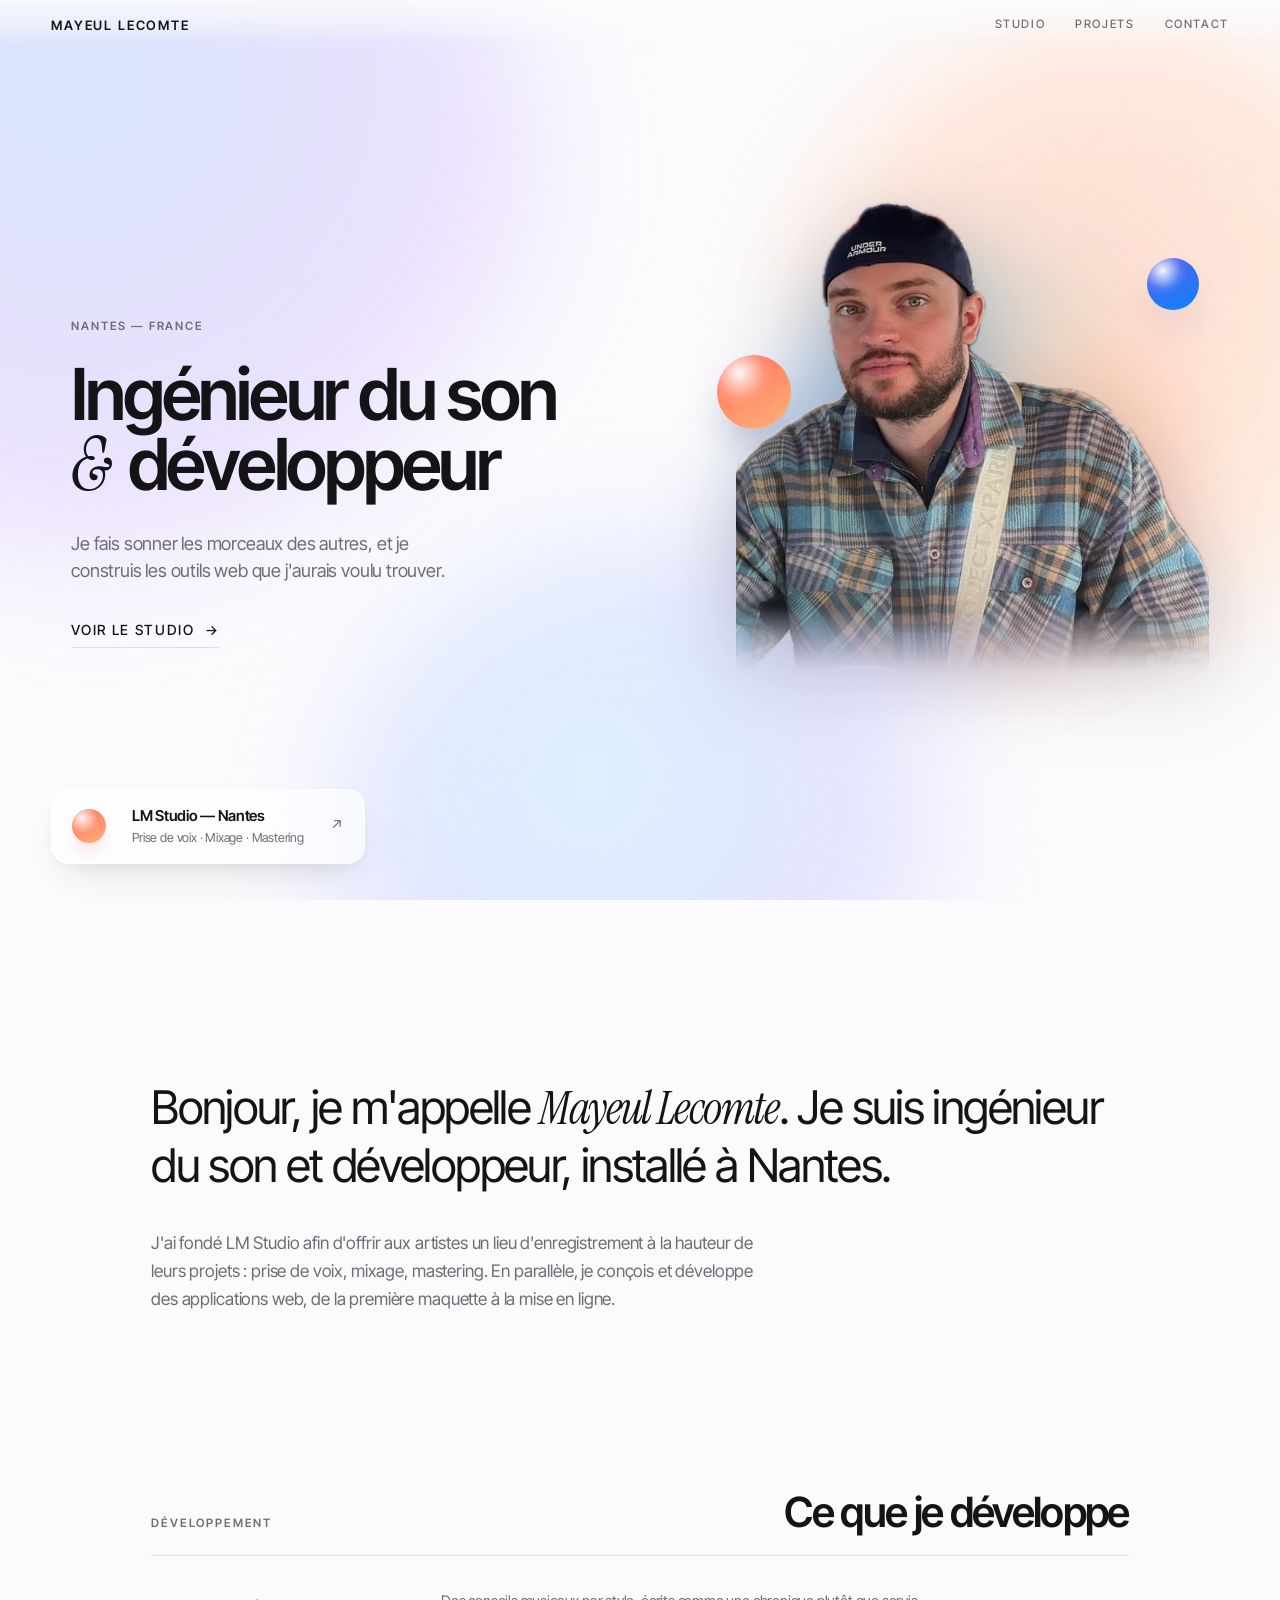
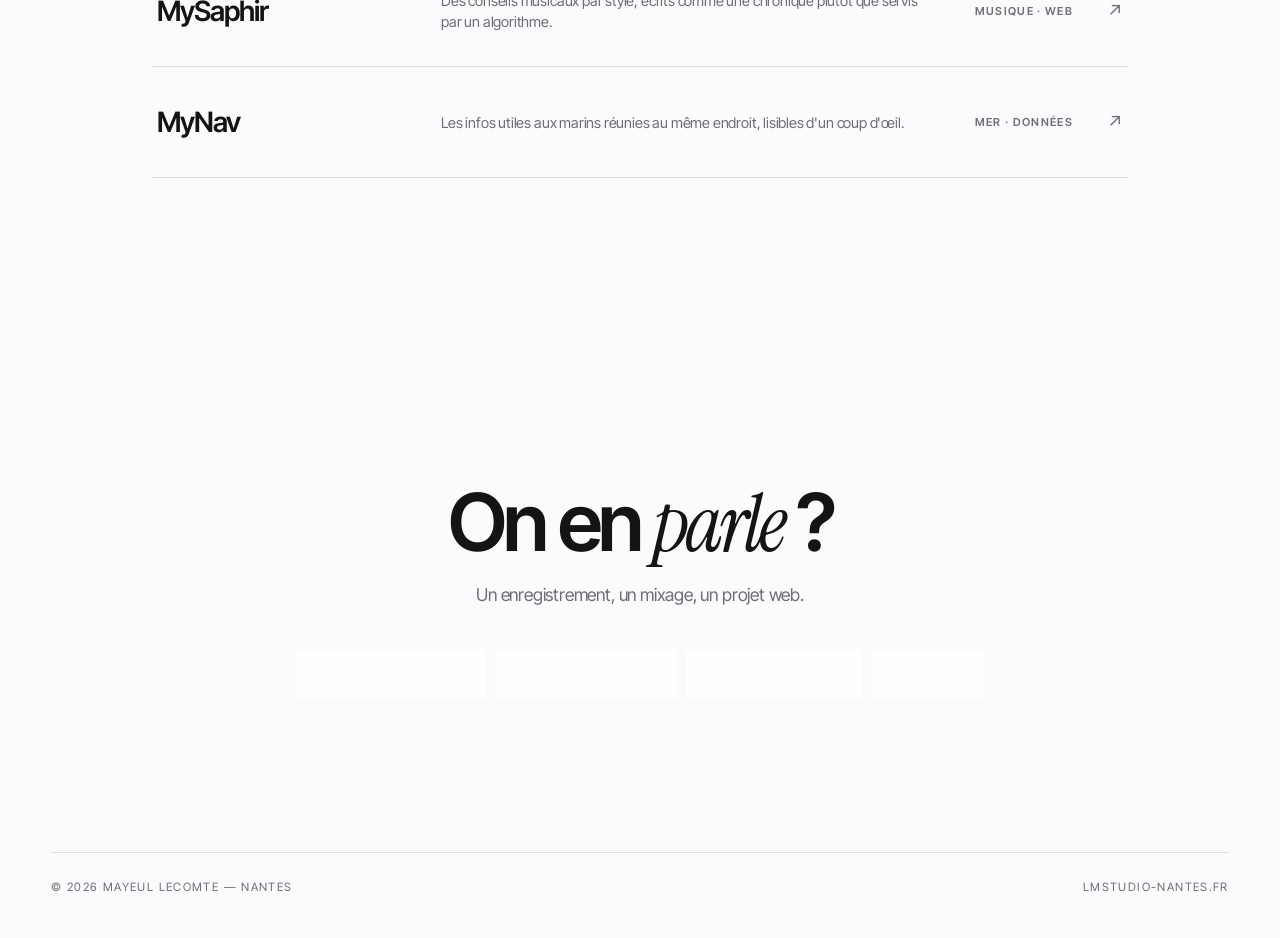
<file: index.html>
<!DOCTYPE html>
<html lang="fr">
<head>
<meta charset="utf-8">
<meta name="viewport" content="width=device-width, initial-scale=1, viewport-fit=cover">

<title>Mayeul Lecomte — Ingénieur du son et développeur, Nantes</title>
<meta name="description" content="Mayeul Lecomte, ingénieur du son et développeur à Nantes. Fondateur de LM Studio, studio d'enregistrement. Prise de voix, mixage, mastering et applications web.">
<meta name="author" content="Mayeul Lecomte">
<link rel="canonical" href="https://mayeullecomte.github.io/">
<meta name="robots" content="index, follow, max-image-preview:large">
<meta name="theme-color" content="#fbfbfd">

<meta property="og:type" content="profile">
<meta property="og:site_name" content="Mayeul Lecomte">
<meta property="og:title" content="Mayeul Lecomte — Ingénieur du son et développeur">
<meta property="og:description" content="Ingénieur du son et développeur à Nantes. Fondateur de LM Studio, studio d'enregistrement.">
<meta property="og:url" content="https://mayeullecomte.github.io/">
<meta property="og:image" content="https://mayeullecomte.github.io/assets/og.jpg">
<meta property="og:locale" content="fr_FR">
<meta property="profile:first_name" content="Mayeul">
<meta property="profile:last_name" content="Lecomte">
<meta name="twitter:card" content="summary_large_image">
<meta name="twitter:title" content="Mayeul Lecomte — Ingénieur du son et développeur">
<meta name="twitter:description" content="Ingénieur du son et développeur à Nantes. Fondateur de LM Studio.">
<meta name="twitter:image" content="https://mayeullecomte.github.io/assets/og.jpg">

<link rel="preconnect" href="https://fonts.googleapis.com">
<link rel="preconnect" href="https://fonts.gstatic.com" crossorigin>
<link href="https://fonts.googleapis.com/css2?family=Inter+Tight:wght@400;500;600;700&family=Instrument+Serif:ital@0;1&display=swap" rel="stylesheet">
<link rel="icon" href="data:image/svg+xml,<svg xmlns='http://www.w3.org/2000/svg' viewBox='0 0 100 100'><defs><linearGradient id='g' x1='0' y1='0' x2='1' y2='1'><stop offset='0' stop-color='%235e5ce6'/><stop offset='1' stop-color='%230a84ff'/></linearGradient></defs><circle cx='50' cy='50' r='44' fill='url(%23g)'/><circle cx='36' cy='34' r='13' fill='white' opacity='.6'/></svg>">
<link rel="apple-touch-icon" href="assets/icon.png">
<link rel="stylesheet" href="assets/style.css">
<noscript><style>.rise,.row,.pills .pill{opacity:1!important;transform:none!important}</style></noscript>

<script type="application/ld+json">
{
  "@context":"https://schema.org",
  "@type":"Person",
  "name":"Mayeul Lecomte",
  "givenName":"Mayeul",
  "familyName":"Lecomte",
  "url":"https://mayeullecomte.github.io/",
  "image":"https://mayeullecomte.github.io/assets/og.jpg",
  "jobTitle":["Ingénieur du son","Développeur web","Fondateur de LM Studio"],
  "address":{"@type":"PostalAddress","addressLocality":"Nantes","postalCode":"44000","addressCountry":"FR"},
  "worksFor":{
    "@type":"Organization",
    "name":"LM Studio",
    "url":"https://lmstudio-nantes.fr",
    "description":"Studio d'enregistrement à Nantes",
    "address":{"@type":"PostalAddress","streetAddress":"88 avenue de la Baraudière","addressLocality":"Nantes","postalCode":"44000","addressCountry":"FR"}
  },
  "knowsAbout":["Ingénierie du son","Prise de voix","Mixage","Mastering","Développement web","JavaScript"],
  "sameAs":["https://lmstudio-nantes.fr","https://www.instagram.com/mayeul_lecomte/"]
}
</script>
</head>
<body id="top">

<header class="topbar">
  <a class="mark" href="#top">Mayeul Lecomte</a>
  <nav>
    <a href="#studio">Studio</a>
    <a href="#projets">Projets</a>
    <a class="keep" href="contact.html">Contact</a>
  </nav>
</header>

<main>

  <section class="hero">
    <div class="wash" aria-hidden="true"><span></span><span></span><span></span></div>

    <div class="hero-inner">
      <div class="hero-text">
        <p class="eyebrow">Nantes — France</p>
        <h1>
          <span class="l"><span>Ingénieur du son</span></span>
          <span class="l"><span><span class="amp">&amp;</span> développeur</span></span>
        </h1>
        <p class="lede">Je fais sonner les morceaux des autres, et je construis les outils web que j'aurais voulu trouver.</p>
        <a class="cta-line" href="#studio">Voir le studio <span aria-hidden="true">→</span></a>
      </div>

      <div class="hero-figure">
        <div class="glow" aria-hidden="true"></div>
        <img class="me" src="assets/mayeul.png" alt="Mayeul Lecomte, ingénieur du son et développeur à Nantes" width="842" height="860" fetchpriority="high">
        <span class="orb o1" aria-hidden="true"></span>
        <span class="orb o2" aria-hidden="true"></span>
      </div>
    </div>

    <a class="panel" id="studio" href="https://lmstudio-nantes.fr" target="_blank" rel="noopener">
      <span class="dot" aria-hidden="true"></span>
      <span>
        <b>LM Studio — Nantes</b>
        <small>Prise de voix · Mixage · Mastering</small>
      </span>
      <span class="go" aria-hidden="true">↗</span>
    </a>
  </section>

  <section class="statement rise">
    <p>Bonjour, je m'appelle <span class="s">Mayeul Lecomte</span>. Je suis ingénieur du son et développeur, installé à Nantes.</p>
    <p class="sub">J'ai fondé LM Studio afin d'offrir aux artistes un lieu d'enregistrement à la hauteur de leurs projets : prise de voix, mixage, mastering. En parallèle, je conçois et développe des applications web, de la première maquette à la mise en ligne.</p>
  </section>

  <section class="index" id="projets">
    <div class="index-head">
      <span class="eyebrow">Développement</span>
      <h2>Ce que je développe</h2>
    </div>

    <a class="row" href="https://mayeullecomte.github.io/sillon/" target="_blank" rel="noopener">
      <span class="t">MySaphir</span>
      <span class="d">Des conseils musicaux par style, écrits comme une chronique plutôt que servis par un algorithme.</span>
      <span class="tag">Musique · Web</span>
      <span class="go" aria-hidden="true">↗</span>
    </a>

    <a class="row" href="https://mayeullecomte.github.io/veille-marine/" target="_blank" rel="noopener">
      <span class="t">MyNav</span>
      <span class="d">Les infos utiles aux marins réunies au même endroit, lisibles d'un coup d'œil.</span>
      <span class="tag">Mer · Données</span>
      <span class="go" aria-hidden="true">↗</span>
    </a>
  </section>

  <section class="band rise" id="contact">
    <h2>On en <span class="s">parle</span> ?</h2>
    <p class="sub">Un enregistrement, un mixage, un projet web.</p>
    <div class="pills reveal">
      <a class="pill reveal-mail" href="contact.html"><span class="ico">✉️</span> <span class="lbl">Afficher mon email</span></a>
      <a class="pill" href="https://www.instagram.com/mayeul_lecomte/" target="_blank" rel="noopener">📷 @mayeul_lecomte</a>
      <a class="pill" href="https://lmstudio-nantes.fr" target="_blank" rel="noopener">🎙 lmstudio-nantes.fr</a>
      <a class="pill" href="https://maps.apple.com/?q=88+Avenue+de+la+Baraudière,+44000+Nantes" target="_blank" rel="noopener">📍 Nantes</a>
    </div>
  </section>

</main>

<footer>
  <span>© <span id="year">2026</span> Mayeul Lecomte — Nantes</span>
  <span><a href="https://lmstudio-nantes.fr" target="_blank" rel="noopener">lmstudio-nantes.fr</a></span>
</footer>

<script src="assets/site.js" defer></script>
</body>
</html>
</file>
<file: assets/style.css>
/* ============================================================
   Mayeul Lecomte — feuille de style
   Direction : éditoriale. Visuel plein cadre, typographie large,
   panneaux flottants. Sans-serif pour l'interface, serif pour
   les mots qui portent.
   ============================================================ */

:root{
  --paper:#fbfbfd;
  --ink:#141416;
  --muted:#6e6e73;
  --hair:rgba(20,20,22,.12);
  --line:rgba(0,0,0,.08);
  --glass:rgba(255,255,255,.66);
  --c1:#5e5ce6; --c2:#0a84ff; --c3:#ff6b5a; --c4:#ffb37a;
  --shadow-soft:0 4px 12px rgba(0,0,0,.04), 0 18px 40px -18px rgba(0,0,0,.16);
  --maxw:1240px;
  --gut:clamp(20px,4vw,56px);
  --sans:-apple-system,BlinkMacSystemFont,"SF Pro Display","SF Pro Text","Inter Tight",Inter,"Helvetica Neue",Arial,sans-serif;
  --serif:"Instrument Serif",Georgia,"Times New Roman",serif;
}
*{box-sizing:border-box}
html{-webkit-text-size-adjust:100%;scroll-behavior:smooth}
body{
  margin:0;background:var(--paper);color:var(--ink);font-family:var(--sans);
  font-size:17px;line-height:1.5;letter-spacing:-.011em;
  -webkit-font-smoothing:antialiased;overflow-x:hidden;
}
a{color:inherit}
h1,h2,h3{margin:0;font-weight:600;letter-spacing:-.04em;line-height:1}
p{margin:0}
img{max-width:100%;height:auto;display:block}
:focus-visible{outline:2.5px solid var(--c2);outline-offset:3px;border-radius:4px}

.eyebrow{
  font-size:11.5px;font-weight:600;text-transform:uppercase;letter-spacing:.16em;
  color:var(--muted);
}
em.s{font-family:var(--serif);font-style:italic;font-weight:400;letter-spacing:-.01em}

/* ---------- barre supérieure ---------- */
.topbar{
  position:fixed;z-index:50;top:0;left:0;right:0;
  display:flex;align-items:center;justify-content:space-between;gap:20px;
  padding:16px var(--gut);
  background:linear-gradient(to bottom,rgba(251,251,253,.9),rgba(251,251,253,0));
  backdrop-filter:blur(10px);-webkit-backdrop-filter:blur(10px);
  -webkit-mask:linear-gradient(#000 62%,transparent);mask:linear-gradient(#000 62%,transparent);
}
.topbar .mark{
  font-size:13px;font-weight:600;text-transform:uppercase;letter-spacing:.14em;
  text-decoration:none;white-space:nowrap;
}
.topbar nav{display:flex;gap:clamp(14px,2.4vw,30px)}
.topbar nav a{
  font-size:11.5px;font-weight:500;text-transform:uppercase;letter-spacing:.14em;
  color:var(--muted);text-decoration:none;padding-bottom:3px;position:relative;
}
.topbar nav a::after{
  content:"";position:absolute;left:0;right:0;bottom:0;height:1px;background:var(--ink);
  transform:scaleX(0);transform-origin:left;transition:transform .4s cubic-bezier(.2,.8,.3,1);
}
.topbar nav a:hover{color:var(--ink)}
.topbar nav a:hover::after{transform:scaleX(1)}

/* ---------- hero plein cadre ---------- */
.hero{position:relative;min-height:100svh;display:flex;align-items:center;overflow:hidden}
.wash{position:absolute;inset:0;z-index:0;pointer-events:none}
.wash span{position:absolute;border-radius:50%;filter:blur(60px)}
.wash span:nth-child(1){width:62vw;height:62vw;left:-18vw;top:-14vw;background:radial-gradient(circle at 38% 32%,#d3e2ff,#e9dcff 58%,transparent 74%);opacity:.85}
.wash span:nth-child(2){width:52vw;height:52vw;right:-14vw;top:2vh;background:radial-gradient(circle at 42% 38%,#ffd6c8,#ffe8d6 58%,transparent 74%);opacity:.8}
.wash span:nth-child(3){width:48vw;height:48vw;left:26vw;bottom:-20vw;background:radial-gradient(circle at 42% 38%,#d2f0ff,#d9d6ff 58%,transparent 74%);opacity:.7}

.hero-inner{
  position:relative;z-index:2;width:100%;max-width:var(--maxw);margin:0 auto;
  padding:clamp(92px,12vh,130px) var(--gut) clamp(124px,16vh,170px);
  display:grid;grid-template-columns:1.14fr .86fr;align-items:end;gap:clamp(18px,3vw,44px);
}
.hero-text{padding-bottom:clamp(6px,2vw,26px)}
.hero-text .eyebrow{margin-bottom:clamp(18px,2.6vw,26px)}
.hero h1{
  font-size:clamp(2.3rem,5.6vw,5rem);font-weight:600;line-height:.94;letter-spacing:-.045em;
}
.hero h1 .amp{
  font-family:var(--serif);font-style:italic;font-weight:400;
  font-size:1.06em;letter-spacing:0;padding-right:.06em;
}
.hero .lede{
  margin-top:clamp(20px,2.6vw,30px);max-width:34ch;
  font-size:clamp(1rem,1.5vw,1.14rem);color:var(--muted);line-height:1.5;
}
.cta-line{
  display:inline-flex;align-items:center;gap:10px;margin-top:clamp(24px,3vw,34px);
  font-size:14px;font-weight:500;text-transform:uppercase;letter-spacing:.12em;
  text-decoration:none;padding-bottom:7px;border-bottom:1px solid var(--hair);
  transition:border-color .3s ease,gap .3s ease;
}
.cta-line:hover{border-color:var(--ink);gap:15px}

.hero-figure{position:relative;justify-self:end;width:100%;max-width:560px}
.hero-figure .me{
  width:100%;filter:drop-shadow(0 26px 42px rgba(30,36,64,.26));
  position:relative;z-index:2;
}
.hero-figure .glow{
  position:absolute;z-index:1;left:8%;bottom:4%;width:84%;aspect-ratio:1;border-radius:50%;
  background:conic-gradient(from 210deg,var(--c1),var(--c2),#6fd3e8,var(--c4),var(--c3),var(--c1));
  filter:blur(46px);opacity:.34;
}
.orb{
  position:absolute;z-index:3;border-radius:50%;
  background:
    radial-gradient(circle at 30% 24%,rgba(255,255,255,.95),rgba(255,255,255,.1) 34%,transparent 46%),
    var(--fill);
  box-shadow:0 20px 40px -16px rgba(30,40,90,.42);
}
.o1{width:74px;height:74px;left:-4%;top:34%;--fill:linear-gradient(150deg,var(--c3),var(--c4))}
.o2{width:52px;height:52px;right:2%;top:14%;--fill:linear-gradient(150deg,var(--c1),var(--c2))}

/* panneau flottant */
.panel{
  position:absolute;z-index:4;left:var(--gut);bottom:clamp(22px,4vh,38px);
  display:flex;align-items:center;gap:clamp(14px,2.4vw,26px);
  padding:15px 20px;border-radius:18px;text-decoration:none;
  background:var(--glass);border:1px solid rgba(255,255,255,.8);
  backdrop-filter:saturate(180%) blur(20px);-webkit-backdrop-filter:saturate(180%) blur(20px);
  box-shadow:var(--shadow-soft);
  transition:transform .35s cubic-bezier(.2,.8,.3,1),box-shadow .35s ease;
}
.panel:hover{transform:translateY(-4px);box-shadow:0 8px 18px rgba(0,0,0,.05),0 30px 56px -26px rgba(0,0,0,.32)}
.panel .dot{
  width:34px;height:34px;border-radius:50%;flex:none;
  background:radial-gradient(circle at 30% 26%,rgba(255,255,255,.92),transparent 46%),linear-gradient(150deg,var(--c3),var(--c4));
  box-shadow:0 10px 20px -10px rgba(255,107,90,.9);
  transition:transform .5s cubic-bezier(.2,.8,.3,1);
}
.panel:hover .dot{transform:scale(1.1) rotate(10deg)}
.panel b{display:block;font-size:15px;font-weight:600;letter-spacing:-.02em}
.panel small{display:block;font-size:12.5px;color:var(--muted);margin-top:2px}
.panel .go{font-size:15px;color:var(--muted);transition:transform .3s ease}
.panel:hover .go{transform:translate(3px,-3px)}

/* ---------- déclaration ---------- */
.statement{padding:clamp(90px,14vw,180px) var(--gut);max-width:1080px;margin:0 auto}
.statement p{
  font-size:clamp(1.5rem,3.9vw,2.9rem);line-height:1.22;letter-spacing:-.035em;font-weight:400;
}
.statement p .s{font-family:var(--serif);font-style:italic}
.statement .sub{
  margin-top:clamp(24px,3vw,36px);max-width:62ch;
  font-size:clamp(1rem,1.4vw,1.08rem);color:var(--muted);line-height:1.6;letter-spacing:-.008em;
}

/* ---------- index des projets ---------- */
.index{padding:0 var(--gut) clamp(80px,12vw,150px);max-width:1080px;margin:0 auto}
.index-head{display:flex;align-items:baseline;justify-content:space-between;gap:20px;flex-wrap:wrap;
  padding-bottom:22px;border-bottom:1px solid var(--hair)}
.index-head h2{font-size:clamp(1.7rem,4vw,2.6rem);font-weight:600}
.row{
  display:grid;grid-template-columns:minmax(150px,1fr) 2fr auto auto;
  align-items:center;gap:clamp(14px,3vw,34px);
  padding:clamp(22px,3vw,34px) 6px;border-bottom:1px solid var(--hair);
  text-decoration:none;position:relative;
  transition:padding-left .4s cubic-bezier(.2,.8,.3,1);
}
.row::before{
  content:"";position:absolute;left:-14px;right:-14px;top:0;bottom:0;border-radius:14px;
  background:rgba(20,20,22,.035);opacity:0;transition:opacity .35s ease;z-index:-1;
}
.row:hover::before{opacity:1}
.row:hover{padding-left:16px}
.row .t{font-size:clamp(1.25rem,2.4vw,1.75rem);font-weight:600;letter-spacing:-.035em}
.row .d{font-size:14.5px;color:var(--muted);line-height:1.45}
.row .tag{
  font-size:11px;font-weight:600;text-transform:uppercase;letter-spacing:.12em;color:var(--muted);
  white-space:nowrap;
}
.row .go{font-size:18px;color:var(--muted);transition:transform .35s cubic-bezier(.2,.8,.3,1)}
.row:hover .go{transform:translate(5px,-5px);color:var(--ink)}

/* ---------- contact ---------- */
.band{padding:clamp(80px,12vw,160px) var(--gut);max-width:1080px;margin:0 auto;text-align:center}
.band h2{font-size:clamp(2.4rem,7vw,5rem);font-weight:600;letter-spacing:-.05em}
.band h2 .s{font-family:var(--serif);font-style:italic;font-weight:400}
.band .sub{margin-top:18px;color:var(--muted);font-size:clamp(1rem,1.5vw,1.1rem)}
.pills{display:flex;gap:10px;justify-content:center;flex-wrap:wrap;margin-top:clamp(30px,4vw,42px)}
.pill{
  display:inline-flex;align-items:center;gap:9px;padding:12px 20px;border-radius:999px;
  background:rgba(255,255,255,.72);border:1px solid var(--line);font-size:15px;text-decoration:none;
  backdrop-filter:blur(16px);-webkit-backdrop-filter:blur(16px);
  transition:transform .2s ease,background .25s ease,border-color .25s ease;
}
.pill:hover{transform:translateY(-2px);background:#fff;border-color:var(--hair)}
.copied{display:inline-block;margin-left:9px;font-size:12.5px;font-weight:500;opacity:.7}

footer{
  border-top:1px solid var(--hair);margin:0 var(--gut);padding:26px 0 42px;
  display:flex;justify-content:space-between;gap:14px;flex-wrap:wrap;
  font-size:11.5px;text-transform:uppercase;letter-spacing:.12em;color:var(--muted);
}
footer a{text-decoration:none}
footer a:hover{color:var(--ink)}

/* ---------- page contact ---------- */
.contact-page{
  min-height:100svh;display:flex;flex-direction:column;justify-content:center;
  padding:120px var(--gut) 60px;max-width:1080px;margin:0 auto;text-align:center;
}
.avatar{
  width:112px;height:112px;border-radius:50%;margin:0 auto 30px;overflow:hidden;
  background:conic-gradient(from 210deg,#cfe0ff,#dcd9ff,#e9d6ff,#ffd9cf,#d6f0ff,#cfe0ff);
  box-shadow:0 22px 44px -20px rgba(30,40,90,.42), inset 0 0 0 1px rgba(255,255,255,.7);
}
.avatar img{width:125%;max-width:none;margin-left:-12.5%;margin-top:6%}
.mail-line{
  display:inline-flex;align-items:center;gap:12px;margin-top:clamp(26px,3.4vw,38px);
  padding:18px 30px;border-radius:999px;text-decoration:none;
  background:rgba(255,255,255,.75);border:1px solid var(--line);
  font-size:clamp(1rem,3.2vw,1.3rem);font-weight:500;letter-spacing:-.02em;
  backdrop-filter:blur(18px);-webkit-backdrop-filter:blur(18px);box-shadow:var(--shadow-soft);
  transition:transform .22s ease,background .25s ease;
}
.mail-line:hover{transform:translateY(-2px);background:#fff}
.insta{
  display:block;text-decoration:none;max-width:430px;margin:clamp(28px,4vw,40px) auto 0;padding:16px;
  border-radius:26px;background:var(--glass);border:1px solid rgba(255,255,255,.78);
  backdrop-filter:saturate(180%) blur(20px);-webkit-backdrop-filter:saturate(180%) blur(20px);
  box-shadow:var(--shadow-soft);text-align:left;
  transition:transform .32s cubic-bezier(.2,.7,.3,1),box-shadow .32s ease;
}
.insta:hover{transform:translateY(-4px);box-shadow:0 6px 16px rgba(0,0,0,.05),0 28px 52px -24px rgba(0,0,0,.3)}
.insta-head{display:flex;align-items:center;gap:13px}
.ring{
  width:52px;height:52px;border-radius:50%;flex:none;padding:2.5px;display:block;
  background:conic-gradient(from 210deg,var(--c1),var(--c2),#6fd3e8,var(--c4),var(--c3),var(--c1));
}
.ring-in{
  display:block;width:100%;height:100%;border-radius:50%;overflow:hidden;
  border:2.5px solid var(--paper);background:linear-gradient(155deg,#dfe7ff,#ffe4d8);
}
.ring-in img{width:125%;max-width:none;margin-left:-12.5%;margin-top:6%}
.who{display:flex;flex-direction:column;line-height:1.25;flex:1;min-width:0}
.who b{font-size:15.5px;font-weight:600;letter-spacing:-.02em}
.who i{font-style:normal;font-size:13px;color:var(--muted)}
.follow{
  flex:none;font-size:14px;font-weight:500;color:#fff;padding:8px 16px;border-radius:999px;
  background:linear-gradient(120deg,var(--c1),var(--c2));
}
.insta-grid{display:grid;grid-template-columns:repeat(3,1fr);gap:6px;margin-top:14px}
.insta-grid img{width:100%;aspect-ratio:1;object-fit:cover;border-radius:14px;background:rgba(0,0,0,.05)}
.insta-grid:empty{display:none}
.back{display:inline-block;margin-top:46px;font-size:11.5px;text-transform:uppercase;letter-spacing:.14em;color:var(--muted);text-decoration:none}
.back:hover{color:var(--ink)}

/* ============================================================
   ANIMATIONS
   ============================================================ */
@keyframes rise-in{from{opacity:0;transform:translateY(28px)}to{opacity:1;transform:none}}
@keyframes pop-in{0%{opacity:0;transform:scale(.35)}68%{transform:scale(1.08)}100%{opacity:1;transform:scale(1)}}
@keyframes bar-in{from{opacity:0;transform:translateY(-18px)}to{opacity:1;transform:none}}
@keyframes photo-in{from{opacity:0;transform:translateY(38px) scale(.96)}to{opacity:1;transform:none}}
@keyframes glow-in{from{opacity:0;transform:scale(.7)}to{opacity:.34;transform:scale(1)}}
@keyframes mask-up{from{transform:translateY(106%)}to{transform:translateY(0)}}
@keyframes spin{to{transform:rotate(360deg)}}
@keyframes drift{from{transform:translate3d(0,0,0) scale(1)}to{transform:translate3d(4vw,-3vh,0) scale(1.14)}}

.topbar{animation:bar-in .85s cubic-bezier(.2,.8,.3,1) .05s both}
.hero h1 .l{display:block;overflow:hidden;padding-bottom:.1em;margin-bottom:-.1em}
.hero h1 .l>span{display:block;animation:mask-up 1s cubic-bezier(.2,.85,.25,1) both}
.hero h1 .l:nth-child(1)>span{animation-delay:.3s}
.hero h1 .l:nth-child(2)>span{animation-delay:.42s}
.hero-text .eyebrow{animation:rise-in .8s cubic-bezier(.2,.8,.3,1) .2s both}
.hero .lede{animation:rise-in .8s cubic-bezier(.2,.8,.3,1) .62s both}
.cta-line{animation:rise-in .8s cubic-bezier(.2,.8,.3,1) .74s both}
.hero-figure .me{animation:photo-in 1.1s cubic-bezier(.2,.8,.3,1) .3s both}
.hero-figure .glow{animation:glow-in 1.2s ease-out .22s both, spin 36s linear infinite 1.4s}
.o1{animation:pop-in .8s cubic-bezier(.2,.9,.3,1.3) .9s both}
.o2{animation:pop-in .8s cubic-bezier(.2,.9,.3,1.3) 1.02s both}
.panel{animation:rise-in .9s cubic-bezier(.2,.8,.3,1) 1.1s both}
.wash span{animation:drift 26s ease-in-out infinite alternate}
.wash span:nth-child(2){animation-duration:34s;animation-delay:-9s}
.wash span:nth-child(3){animation-duration:30s;animation-delay:-17s}

.rise{opacity:0;transform:translateY(26px);transition:opacity .8s cubic-bezier(.2,.7,.3,1),transform .8s cubic-bezier(.2,.7,.3,1)}
.rise.in{opacity:1;transform:none}
.row{opacity:0;transform:translateY(22px);transition:opacity .7s cubic-bezier(.2,.7,.3,1),transform .7s cubic-bezier(.2,.7,.3,1),padding-left .4s cubic-bezier(.2,.8,.3,1)}
.index.in .row{opacity:1;transform:none}
.index.in .row:nth-of-type(1){transition-delay:80ms}
.index.in .row:nth-of-type(2){transition-delay:200ms}
.pills .pill{opacity:0;transform:translateY(14px);transition:opacity .55s ease,transform .55s cubic-bezier(.2,.8,.3,1),background .25s ease,border-color .25s ease}
.pills.in .pill{opacity:1;transform:none}
.pills.in .pill:nth-child(1){transition-delay:40ms}
.pills.in .pill:nth-child(2){transition-delay:130ms}
.pills.in .pill:nth-child(3){transition-delay:220ms}
.pills.in .pill:nth-child(4){transition-delay:310ms}

.avatar{animation:pop-in .9s cubic-bezier(.2,.9,.3,1.25) .1s both}
.anim-title{animation:rise-in .8s cubic-bezier(.2,.8,.3,1) .26s both}
.contact-lede{animation:rise-in .8s cubic-bezier(.2,.8,.3,1) .34s both}
.mail-line{animation:rise-in .8s cubic-bezier(.2,.8,.3,1) .44s both}
.insta{animation:rise-in .8s cubic-bezier(.2,.8,.3,1) .58s both}
.insta:hover .ring{animation:spin 6s linear infinite}
.pill:active,.panel:active,.mail-line:active{transform:translateY(1px) scale(.99)}

/* ---------- adaptation écran ---------- */
@media (min-width:901px){
  .hero h1 .l>span{white-space:nowrap}
}
@media (max-width:900px){
  .hero{align-items:flex-start;padding-top:0}
  .hero h1{font-size:clamp(2.4rem,9vw,4rem)}
  .o1{width:54px;height:54px;left:-2%}
  .o2{width:38px;height:38px}
  .hero-inner{
    grid-template-columns:1fr;
    padding-top:64px;padding-bottom:clamp(118px,17vh,165px);
    gap:clamp(18px,4vw,32px);
  }
  .hero-figure{justify-self:center;max-width:min(330px,68vw);order:-1}
  .hero-text{text-align:left}
  .hero .lede{max-width:none}
  .panel{left:var(--gut);right:var(--gut)}
  .row{grid-template-columns:1fr auto;gap:10px 18px}
  .row .d{grid-column:1 / -1;order:3}
  .row .tag{order:2;justify-self:end}
  .row .go{order:4;justify-self:end;grid-row:1;grid-column:2}
  .row .tag{grid-row:2}
}
@media (max-width:560px){
  body{font-size:16px}
  .topbar nav a:not(.keep){display:none}
  .panel{gap:12px;padding:13px 16px}
  .panel small{display:none}
}
@media (prefers-reduced-motion:reduce){
  *{animation:none!important;transition:none!important;scroll-behavior:auto!important}
  .rise,.row,.pills .pill{opacity:1!important;transform:none!important}
  .hero-figure .glow{opacity:.34}
}
</file>
